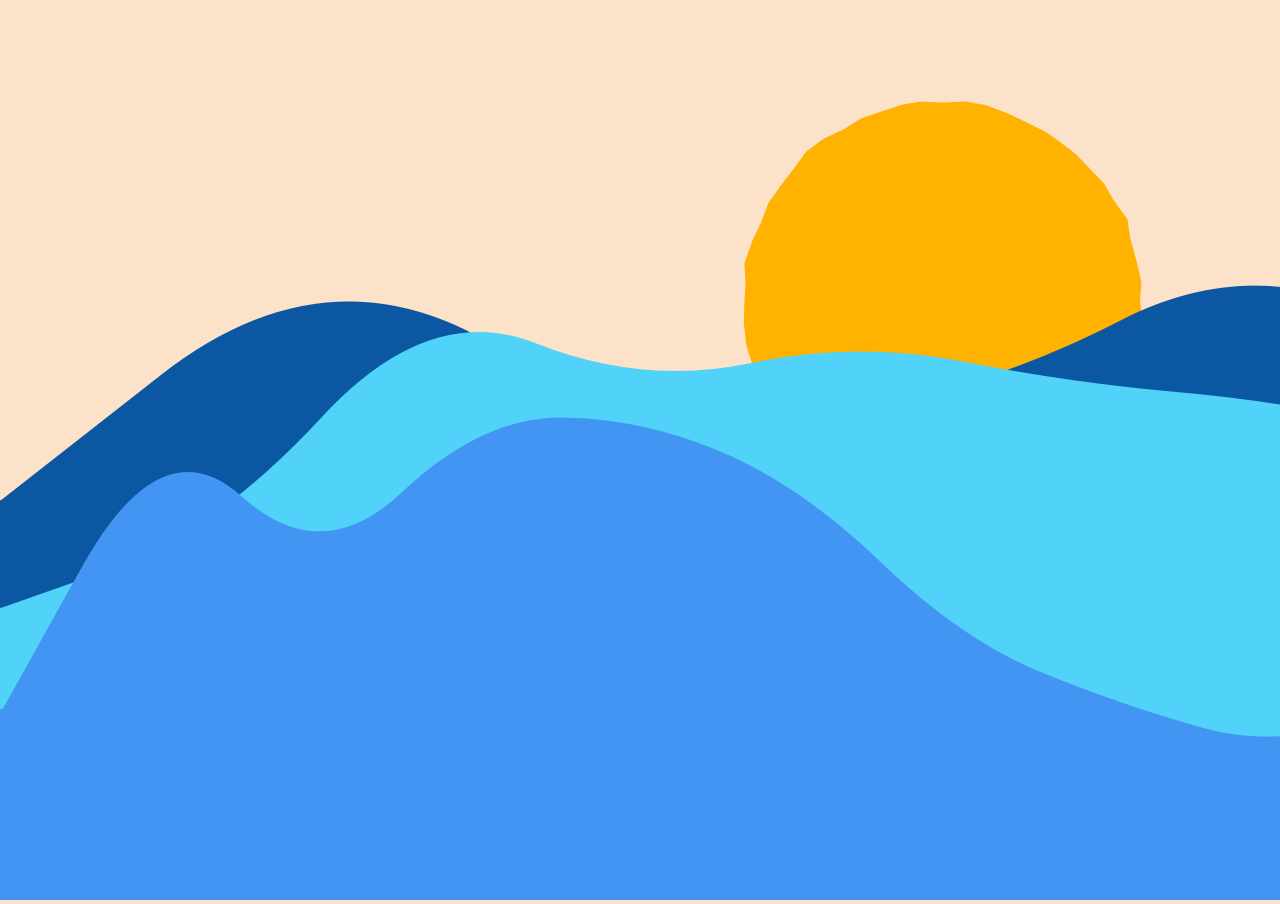
<file: index.html>
<!DOCTYPE html>
<html lang="en">
    <head>
        <meta charset="UTF-8">
        <meta http-equiv="X-UA-Compatible" content="IE=edge, chrome=1">
        <meta name="viewport" content="width=device-width, initial-scale=1.0">
        <title>Surfing</title>

        <link rel="stylesheet" type="text/css" href="style.css">
    </head>

    <body>
        <script type="module" src="app.js"></script>        
    </body>
</html>
</file>
<file: style.css>
* {
    outline: 0;
    margin: 0;
    padding: 0;
}

html {
    width: 100%;
    height: 100%;
}

body {
    width: 100%;
    height: 100%;
    overflow: hidden;
    background-color: #fbe2c9;
}

canvas {
    width: 100%;
    height: 100%;
}
</file>
